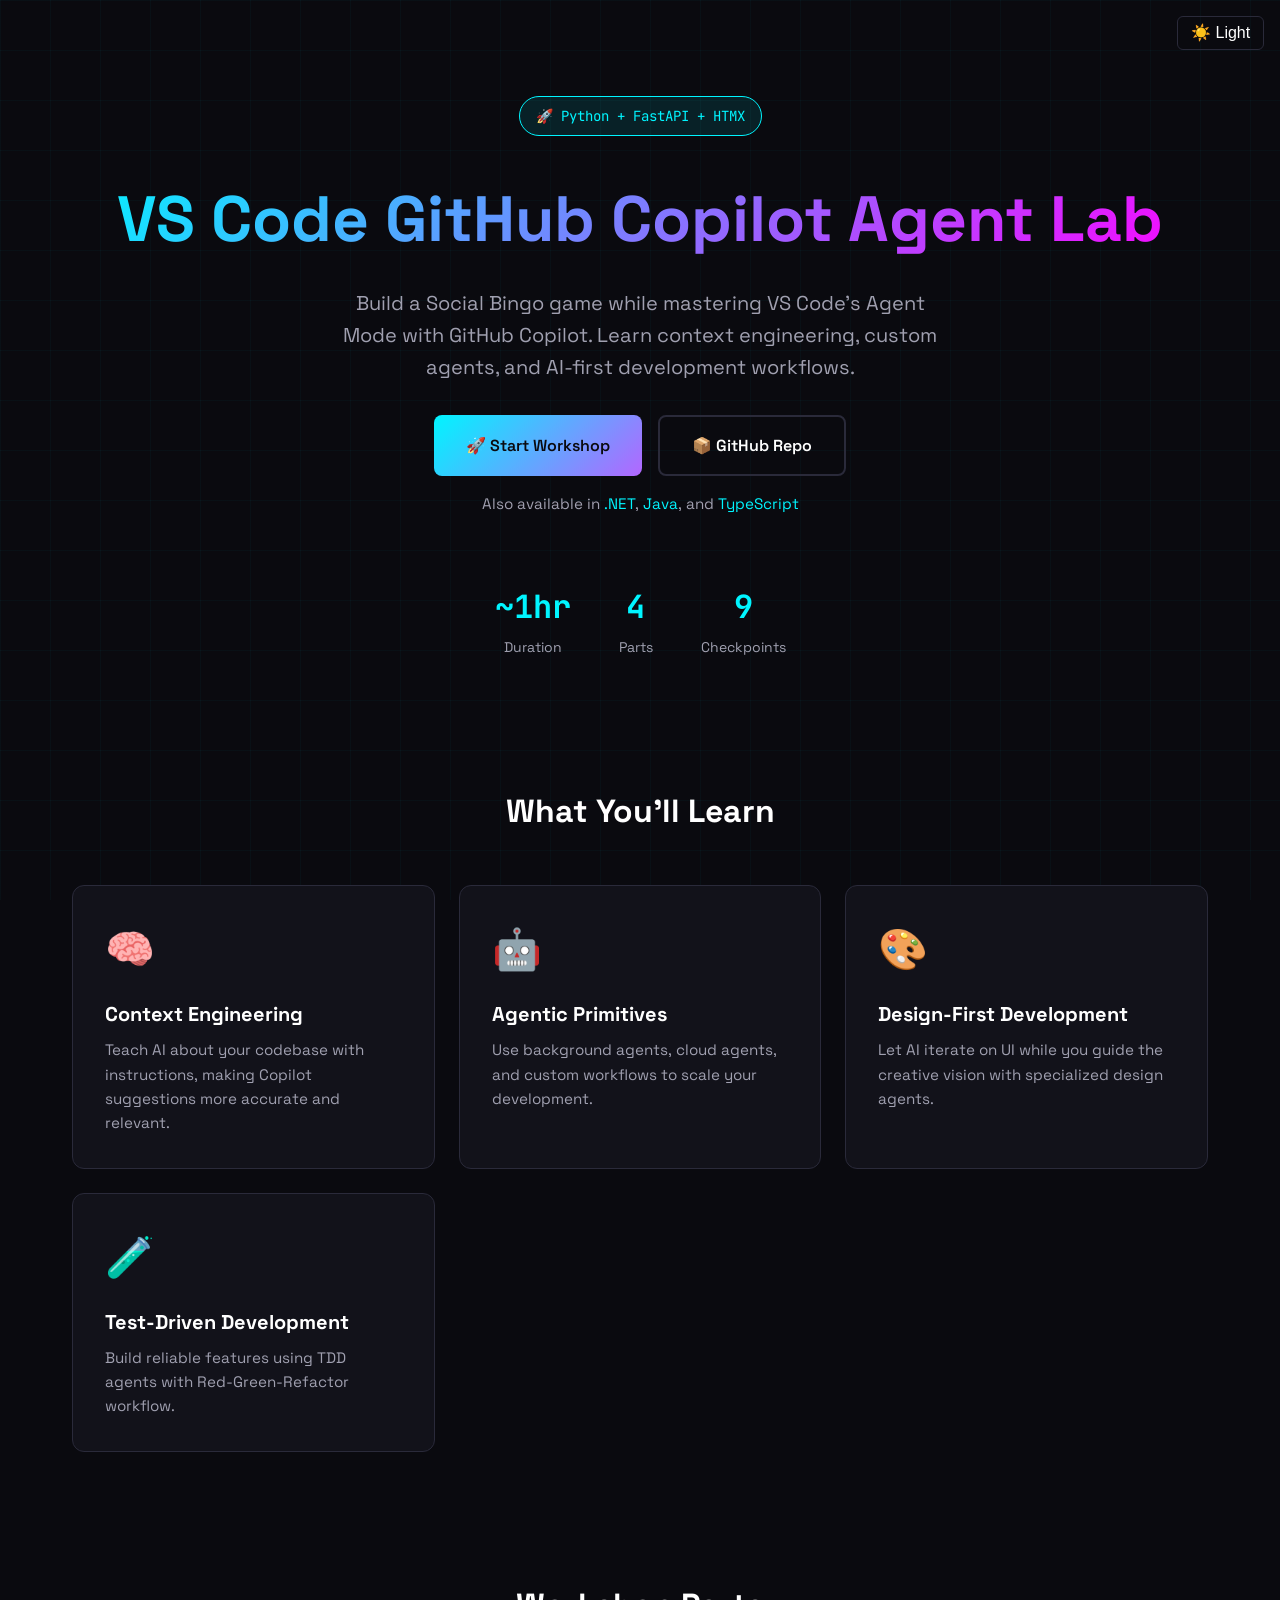
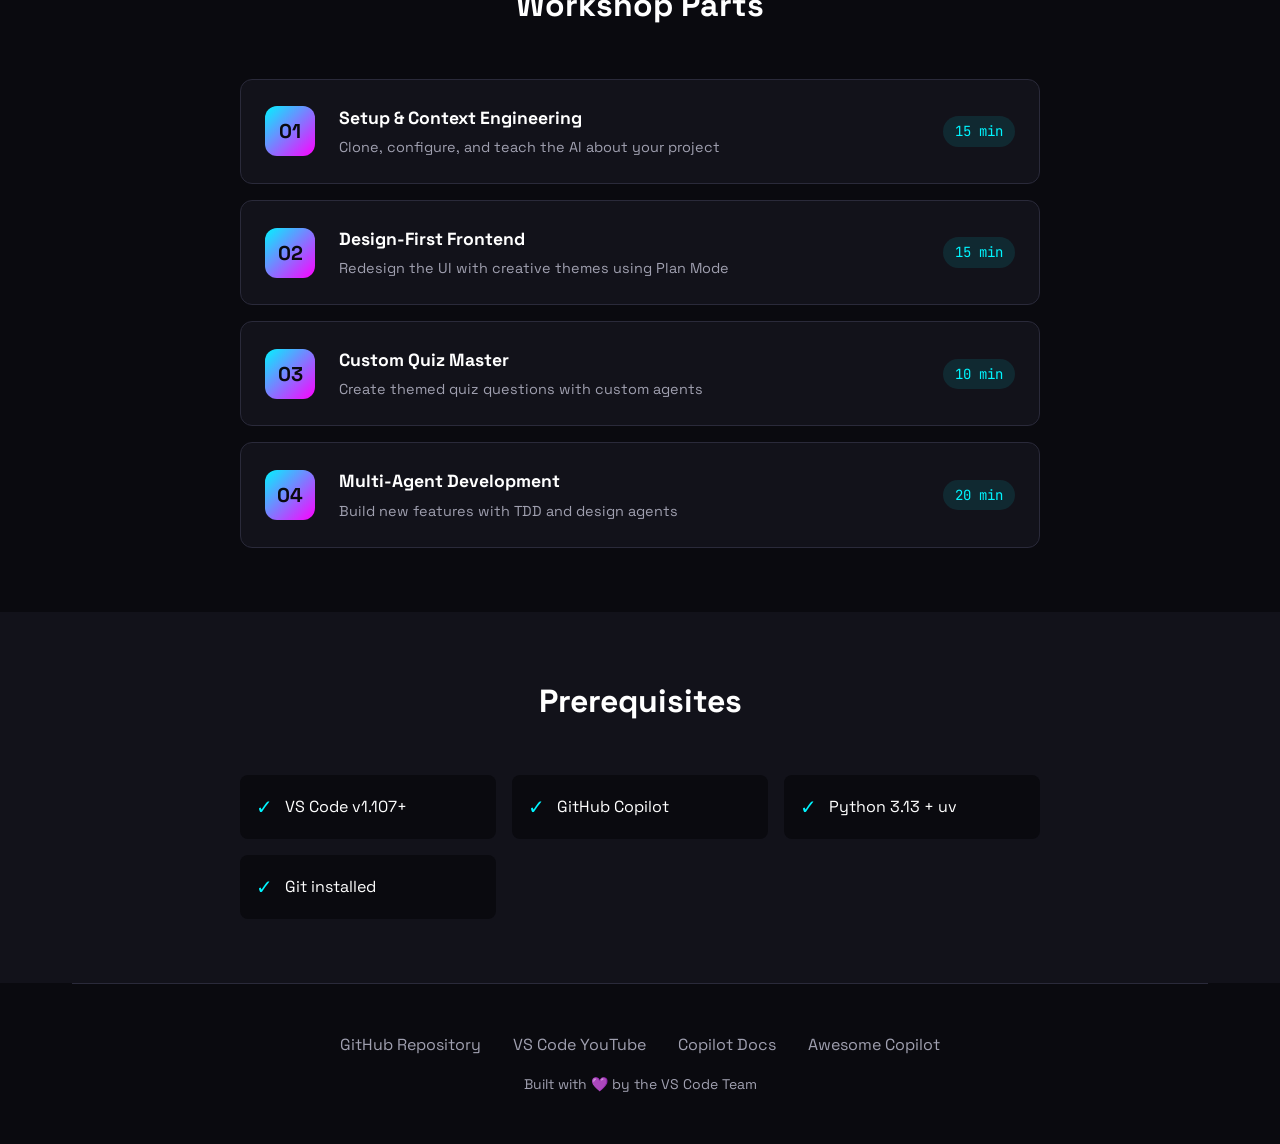
<file: docs/index.html>
<!DOCTYPE html>
<html lang="en">
<head>
    <!-- Google tag (gtag.js) -->
    <script async src="https://www.googletagmanager.com/gtag/js?id=G-LSC44NDPLQ"></script>
    <script>
      window.dataLayer = window.dataLayer || [];
      function gtag(){dataLayer.push(arguments);}
      gtag('js', new Date());
      gtag('config', 'G-LSC44NDPLQ');
    </script>
    <meta charset="UTF-8">
    <meta name="viewport" content="width=device-width, initial-scale=1.0">
    <title>VS Code GitHub Copilot Agent Lab | Python Edition</title>
    <link rel="preconnect" href="https://fonts.googleapis.com">
    <link rel="preconnect" href="https://fonts.gstatic.com" crossorigin>
    <link href="https://fonts.googleapis.com/css2?family=JetBrains+Mono:wght@400;700&family=Space+Grotesk:wght@400;500;700&display=swap" rel="stylesheet">
    <link rel="stylesheet" href="styles.css">
    <link rel="stylesheet" href="light-theme.css">
    <script src="theme-toggle.js"></script>
</head>
<body>
    <div style="position:fixed;top:1rem;right:1rem;z-index:1000;">
        <button class="theme-toggle" onclick="toggleTheme()">☀️ Light</button>
    </div>
    <div class="container">
        <!-- Hero -->
        <section class="hero">
            <span class="hero-badge">🚀 Python + FastAPI + HTMX</span>
            <h1>VS Code GitHub Copilot Agent Lab</h1>
            <p class="hero-subtitle">
                Build a Social Bingo game while mastering VS Code's Agent Mode with GitHub Copilot. 
                Learn context engineering, custom agents, and AI-first development workflows.
            </p>
            <div class="hero-cta">
                <a href="step.html?step=00-overview" class="btn btn-primary">
                    🚀 Start Workshop
                </a>
                <a href="https://github.com/copilot-dev-days/agent-lab-python" class="btn btn-secondary">
                    📦 GitHub Repo
                </a>
            </div>
            <p class="hero-also">Also available in <a href="https://copilot-dev-days.github.io/agent-lab-dotnet/">.NET</a>, <a href="https://copilot-dev-days.github.io/agent-lab-java/">Java</a>, and <a href="https://copilot-dev-days.github.io/agent-lab-typescript/">TypeScript</a></p>
            <div class="stats">
                <div class="stat">
                    <div class="stat-value">~1hr</div>
                    <div class="stat-label">Duration</div>
                </div>
                <div class="stat">
                    <div class="stat-value">4</div>
                    <div class="stat-label">Parts</div>
                </div>
                <div class="stat">
                    <div class="stat-value">9</div>
                    <div class="stat-label">Checkpoints</div>
                </div>
            </div>
        </section>

        <!-- Features -->
        <section class="features">
            <h2 class="section-title">What You'll Learn</h2>
            <div class="features-grid">
                <div class="feature-card">
                    <div class="feature-icon">🧠</div>
                    <h3>Context Engineering</h3>
                    <p>Teach AI about your codebase with instructions, making Copilot suggestions more accurate and relevant.</p>
                </div>
                <div class="feature-card">
                    <div class="feature-icon">🤖</div>
                    <h3>Agentic Primitives</h3>
                    <p>Use background agents, cloud agents, and custom workflows to scale your development.</p>
                </div>
                <div class="feature-card">
                    <div class="feature-icon">🎨</div>
                    <h3>Design-First Development</h3>
                    <p>Let AI iterate on UI while you guide the creative vision with specialized design agents.</p>
                </div>
                <div class="feature-card">
                    <div class="feature-icon">🧪</div>
                    <h3>Test-Driven Development</h3>
                    <p>Build reliable features using TDD agents with Red-Green-Refactor workflow.</p>
                </div>
            </div>
        </section>

        <!-- Workshop Parts -->
        <section class="workshop">
            <h2 class="section-title">Workshop Parts</h2>
            <div class="parts-list">
                <a href="step.html?step=01-setup" class="part-card">
                    <div class="part-number">01</div>
                    <div class="part-content">
                        <h3>Setup & Context Engineering</h3>
                        <p>Clone, configure, and teach the AI about your project</p>
                    </div>
                    <span class="part-time">15 min</span>
                </a>
                <a href="step.html?step=02-design" class="part-card">
                    <div class="part-number">02</div>
                    <div class="part-content">
                        <h3>Design-First Frontend</h3>
                        <p>Redesign the UI with creative themes using Plan Mode</p>
                    </div>
                    <span class="part-time">15 min</span>
                </a>
                <a href="step.html?step=03-quiz-master" class="part-card">
                    <div class="part-number">03</div>
                    <div class="part-content">
                        <h3>Custom Quiz Master</h3>
                        <p>Create themed quiz questions with custom agents</p>
                    </div>
                    <span class="part-time">10 min</span>
                </a>
                <a href="step.html?step=04-multi-agent" class="part-card">
                    <div class="part-number">04</div>
                    <div class="part-content">
                        <h3>Multi-Agent Development</h3>
                        <p>Build new features with TDD and design agents</p>
                    </div>
                    <span class="part-time">20 min</span>
                </a>
            </div>
        </section>
    </div>

    <!-- Prerequisites -->
    <section class="prereqs">
        <div class="container">
            <h2 class="section-title">Prerequisites</h2>
            <div class="prereqs-grid">
                <div class="prereq-item">
                    <span class="prereq-check">✓</span>
                    <span>VS Code v1.107+</span>
                </div>
                <div class="prereq-item">
                    <span class="prereq-check">✓</span>
                    <span>GitHub Copilot</span>
                </div>
                <div class="prereq-item">
                    <span class="prereq-check">✓</span>
                    <span>Python 3.13 + uv</span>
                </div>
                <div class="prereq-item">
                    <span class="prereq-check">✓</span>
                    <span>Git installed</span>
                </div>
            </div>
        </div>
    </section>

    <div class="container">
        <!-- Footer -->
        <footer>
            <div class="footer-links">
                <a href="https://github.com/copilot-dev-days/agent-lab-python">GitHub Repository</a>
                <a href="https://www.youtube.com/code">VS Code YouTube</a>
                <a href="https://code.visualstudio.com/docs/copilot/overview">Copilot Docs</a>
                <a href="https://github.com/github/awesome-copilot">Awesome Copilot</a>
            </div>
            <p class="footer-credit">
                Built with 💜 by the VS Code Team
            </p>
        </footer>
    </div>
</body>
</html>
</file>
<file: docs/styles.css>
:root {
    --bg-dark: #0a0a0f;
    --bg-card: #12121a;
    --neon-cyan: #00f5ff;
    --neon-magenta: #ff00ff;
    --neon-purple: #b366ff;
    --text-primary: #ffffff;
    --text-secondary: #a0a0b0;
    --border-color: #2a2a3a;
}

* {
    margin: 0;
    padding: 0;
    box-sizing: border-box;
}

body {
    font-family: 'Space Grotesk', sans-serif;
    background: var(--bg-dark);
    color: var(--text-primary);
    line-height: 1.6;
    min-height: 100vh;
}

/* Animated grid background */
body::before {
    content: '';
    position: fixed;
    top: 0;
    left: 0;
    width: 100%;
    height: 100%;
    background: 
        linear-gradient(90deg, rgba(0,245,255,0.03) 1px, transparent 1px),
        linear-gradient(rgba(0,245,255,0.03) 1px, transparent 1px);
    background-size: 50px 50px;
    pointer-events: none;
    z-index: -1;
}

.container {
    max-width: 1200px;
    margin: 0 auto;
    padding: 0 2rem;
}

/* Hero Section */
.hero {
    padding: 6rem 0 4rem;
    text-align: center;
    position: relative;
}

.hero-badge {
    display: inline-block;
    padding: 0.5rem 1rem;
    background: rgba(0,245,255,0.1);
    border: 1px solid var(--neon-cyan);
    border-radius: 50px;
    font-size: 0.875rem;
    color: var(--neon-cyan);
    margin-bottom: 2rem;
    font-family: 'JetBrains Mono', monospace;
}

.hero h1 {
    font-size: clamp(2.5rem, 6vw, 4rem);
    font-weight: 700;
    margin-bottom: 1rem;
    background: linear-gradient(135deg, var(--neon-cyan), var(--neon-magenta));
    -webkit-background-clip: text;
    -webkit-text-fill-color: transparent;
    background-clip: text;
}

.hero-subtitle {
    font-size: 1.25rem;
    color: var(--text-secondary);
    max-width: 600px;
    margin: 0 auto 2rem;
}

.hero-cta {
    display: flex;
    gap: 1rem;
    justify-content: center;
    flex-wrap: wrap;
}

.btn {
    display: inline-flex;
    align-items: center;
    gap: 0.5rem;
    padding: 1rem 2rem;
    border-radius: 8px;
    font-weight: 600;
    text-decoration: none;
    transition: all 0.3s ease;
    font-size: 1rem;
}

.btn-primary {
    background: linear-gradient(135deg, var(--neon-cyan), var(--neon-purple));
    color: var(--bg-dark);
}

.btn-primary:hover {
    transform: translateY(-2px);
    box-shadow: 0 10px 40px rgba(0,245,255,0.3);
}

.btn-secondary {
    background: transparent;
    border: 2px solid var(--border-color);
    color: var(--text-primary);
}

.btn-secondary:hover {
    border-color: var(--neon-cyan);
    color: var(--neon-cyan);
}

/* Stats */
.stats {
    display: flex;
    justify-content: center;
    gap: 3rem;
    margin-top: 4rem;
    flex-wrap: wrap;
}

.stat {
    text-align: center;
}

.stat-value {
    font-size: 2rem;
    font-weight: 700;
    color: var(--neon-cyan);
    font-family: 'JetBrains Mono', monospace;
}

.stat-label {
    font-size: 0.875rem;
    color: var(--text-secondary);
    margin-top: 0.25rem;
}

/* Features Section */
.features {
    padding: 4rem 0;
}

.section-title {
    font-size: 2rem;
    text-align: center;
    margin-bottom: 3rem;
}

.features-grid {
    display: grid;
    grid-template-columns: repeat(auto-fit, minmax(280px, 1fr));
    gap: 1.5rem;
}

.feature-card {
    background: var(--bg-card);
    border: 1px solid var(--border-color);
    border-radius: 12px;
    padding: 2rem;
    transition: all 0.3s ease;
}

.feature-card:hover {
    border-color: var(--neon-cyan);
    transform: translateY(-4px);
}

.feature-icon {
    font-size: 2.5rem;
    margin-bottom: 1rem;
}

.feature-card h3 {
    font-size: 1.25rem;
    margin-bottom: 0.5rem;
}

.feature-card p {
    color: var(--text-secondary);
    font-size: 0.95rem;
}

/* Workshop Parts */
.workshop {
    padding: 4rem 0;
}

.parts-list {
    display: flex;
    flex-direction: column;
    gap: 1rem;
    max-width: 800px;
    margin: 0 auto;
}

.part-card {
    display: flex;
    align-items: center;
    gap: 1.5rem;
    background: var(--bg-card);
    border: 1px solid var(--border-color);
    border-radius: 12px;
    padding: 1.5rem;
    text-decoration: none;
    color: inherit;
    transition: all 0.3s ease;
}

.part-card:hover {
    border-color: var(--neon-magenta);
    background: rgba(255,0,255,0.05);
}

.part-number {
    width: 50px;
    height: 50px;
    display: flex;
    align-items: center;
    justify-content: center;
    background: linear-gradient(135deg, var(--neon-cyan), var(--neon-magenta));
    border-radius: 12px;
    font-weight: 700;
    font-size: 1.25rem;
    color: var(--bg-dark);
    flex-shrink: 0;
}

.part-content {
    flex: 1;
}

.part-content h3 {
    font-size: 1.1rem;
    margin-bottom: 0.25rem;
}

.part-content p {
    color: var(--text-secondary);
    font-size: 0.9rem;
}

.part-time {
    font-family: 'JetBrains Mono', monospace;
    font-size: 0.875rem;
    color: var(--neon-cyan);
    padding: 0.25rem 0.75rem;
    background: rgba(0,245,255,0.1);
    border-radius: 50px;
}

/* Prerequisites */
.prereqs {
    padding: 4rem 0;
    background: var(--bg-card);
}

.prereqs-grid {
    display: grid;
    grid-template-columns: repeat(auto-fit, minmax(200px, 1fr));
    gap: 1rem;
    max-width: 800px;
    margin: 0 auto;
}

.prereq-item {
    display: flex;
    align-items: center;
    gap: 0.75rem;
    padding: 1rem;
    background: var(--bg-dark);
    border-radius: 8px;
}

.prereq-check {
    color: var(--neon-cyan);
    font-size: 1.25rem;
}

/* Footer */
footer {
    padding: 3rem 0;
    text-align: center;
    border-top: 1px solid var(--border-color);
}

.footer-links {
    display: flex;
    justify-content: center;
    gap: 2rem;
    margin-bottom: 1rem;
    flex-wrap: wrap;
}

.footer-links a {
    color: var(--text-secondary);
    text-decoration: none;
    transition: color 0.3s ease;
}

.footer-links a:hover {
    color: var(--neon-cyan);
}

.footer-credit {
    color: var(--text-secondary);
    font-size: 0.875rem;
}

/* Responsive */
@media (max-width: 768px) {
    .hero {
        padding: 4rem 0 3rem;
    }

    .stats {
        gap: 2rem;
    }

    .part-card {
        flex-direction: column;
        text-align: center;
    }

    .part-time {
        margin-top: 0.5rem;
    }
}

.hero-also {
    margin-top: 1rem;
    font-size: 0.95rem;
    color: var(--text-secondary);
}

.hero-also a {
    color: var(--neon-cyan);
    text-decoration: none;
    transition: color 0.3s ease;
}

.hero-also a:hover {
    color: var(--neon-magenta);
    text-decoration: underline;
}
</file>
<file: docs/light-theme.css>
html[data-theme="light"] {
    --bg-dark: #f5f5f7;
    --bg-card: #ffffff;
    --bg-code: #f0f0f5;
    --neon-cyan: #0077b6;
    --neon-magenta: #c2185b;
    --neon-purple: #7b1fa2;
    --text-primary: #1a1a2e;
    --text-secondary: #555570;
    --border-color: #d0d0dd;
    --success-green: #2e7d32;
    --warning-yellow: #f9a825;
}

html[data-theme="light"] body::before {
    background: linear-gradient(90deg, rgba(0,119,182,0.05) 1px, transparent 1px),
                linear-gradient(rgba(0,119,182,0.05) 1px, transparent 1px);
}

html[data-theme="light"] .hero::before {
    background: radial-gradient(ellipse at 50% 0%, rgba(0,119,182,0.15), transparent 70%);
}

html[data-theme="light"] .header {
    background: rgba(245,245,247,0.95);
}

html[data-theme="light"] code,
html[data-theme="light"] pre {
    background: var(--bg-code);
    color: #1a1a2e;
}

html[data-theme="light"] .btn-secondary {
    border-color: var(--border-color);
    color: var(--text-primary);
}

html[data-theme="light"] .btn-secondary:hover {
    background: rgba(0,119,182,0.1);
    border-color: var(--neon-cyan);
}

html[data-theme="light"] .card {
    box-shadow: 0 2px 8px rgba(0,0,0,0.08);
}

.theme-toggle {
    background: none;
    border: 1px solid var(--border-color);
    color: var(--text-primary);
    cursor: pointer;
    padding: 0.4rem 0.8rem;
    border-radius: 6px;
    font-size: 1rem;
    transition: all 0.3s ease;
    display: inline-flex;
    align-items: center;
    gap: 0.4rem;
}

.theme-toggle:hover {
    border-color: var(--neon-cyan);
    color: var(--neon-cyan);
}
</file>
